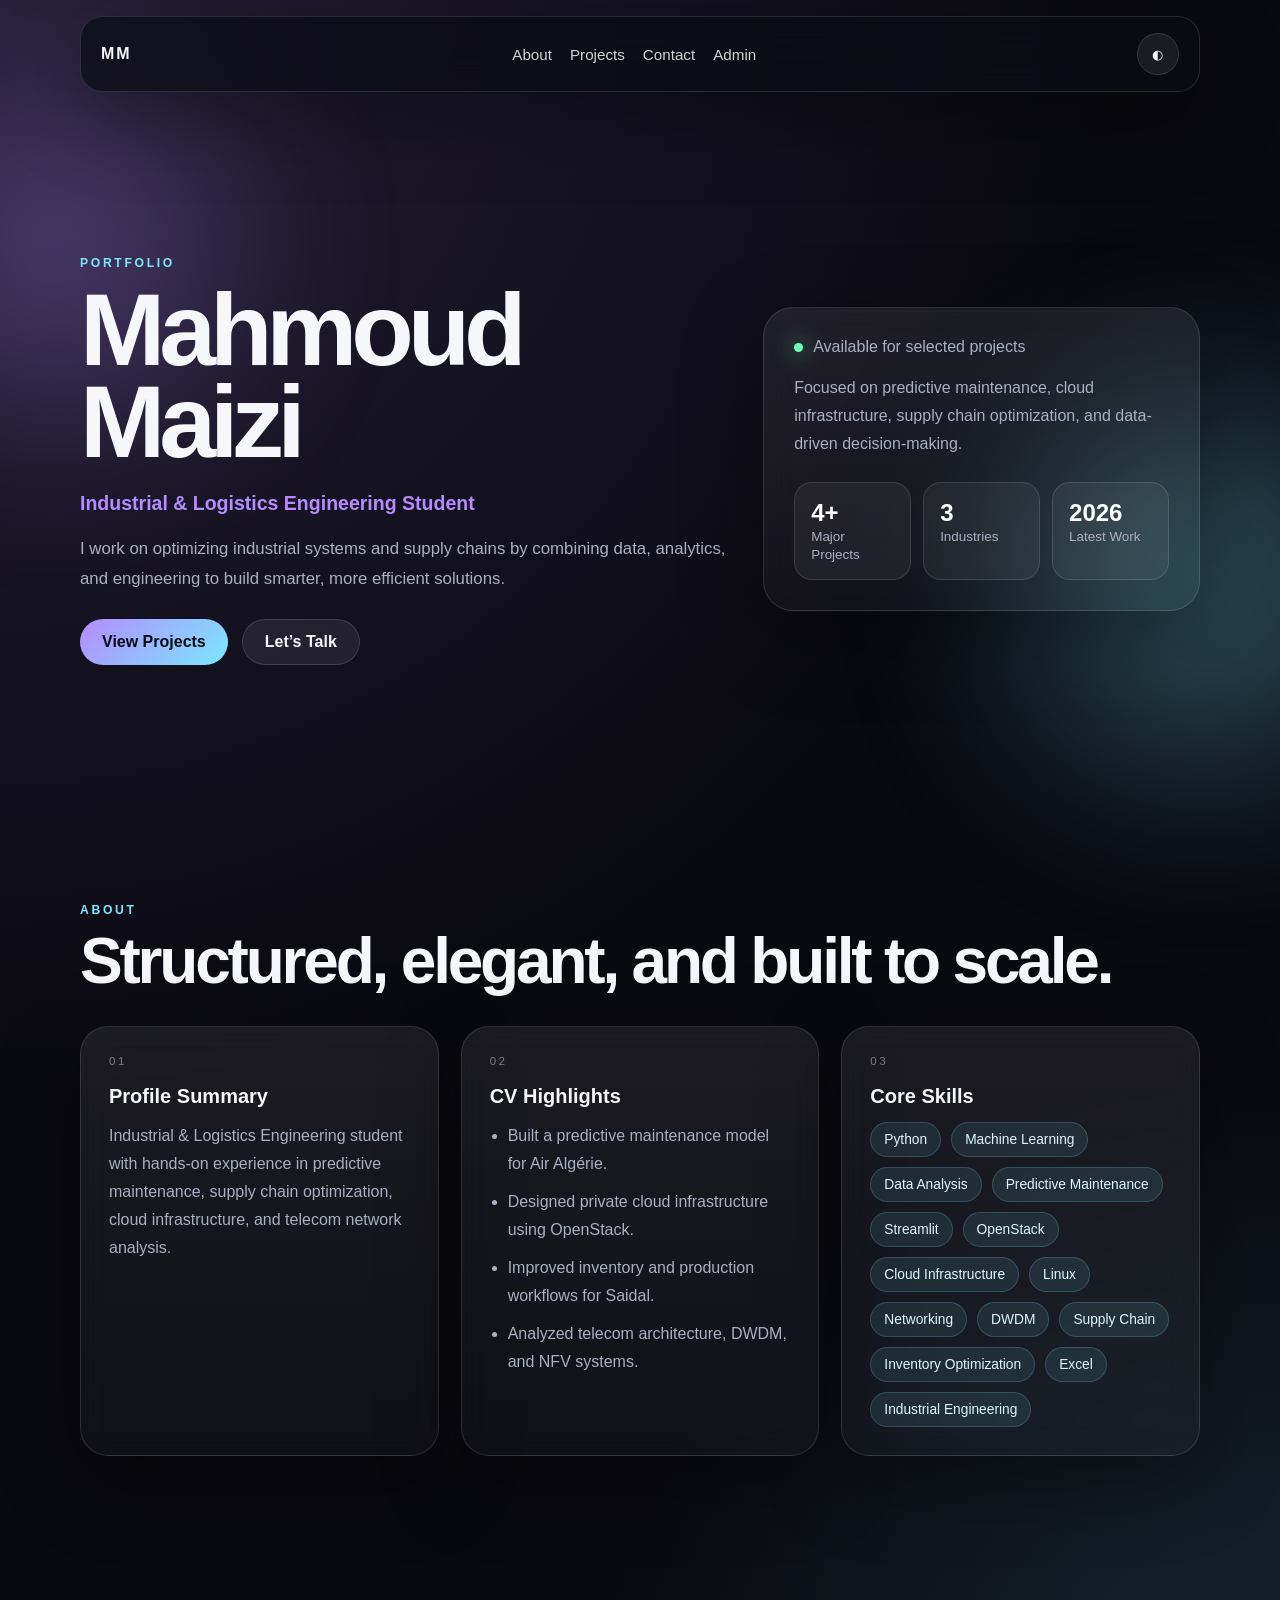
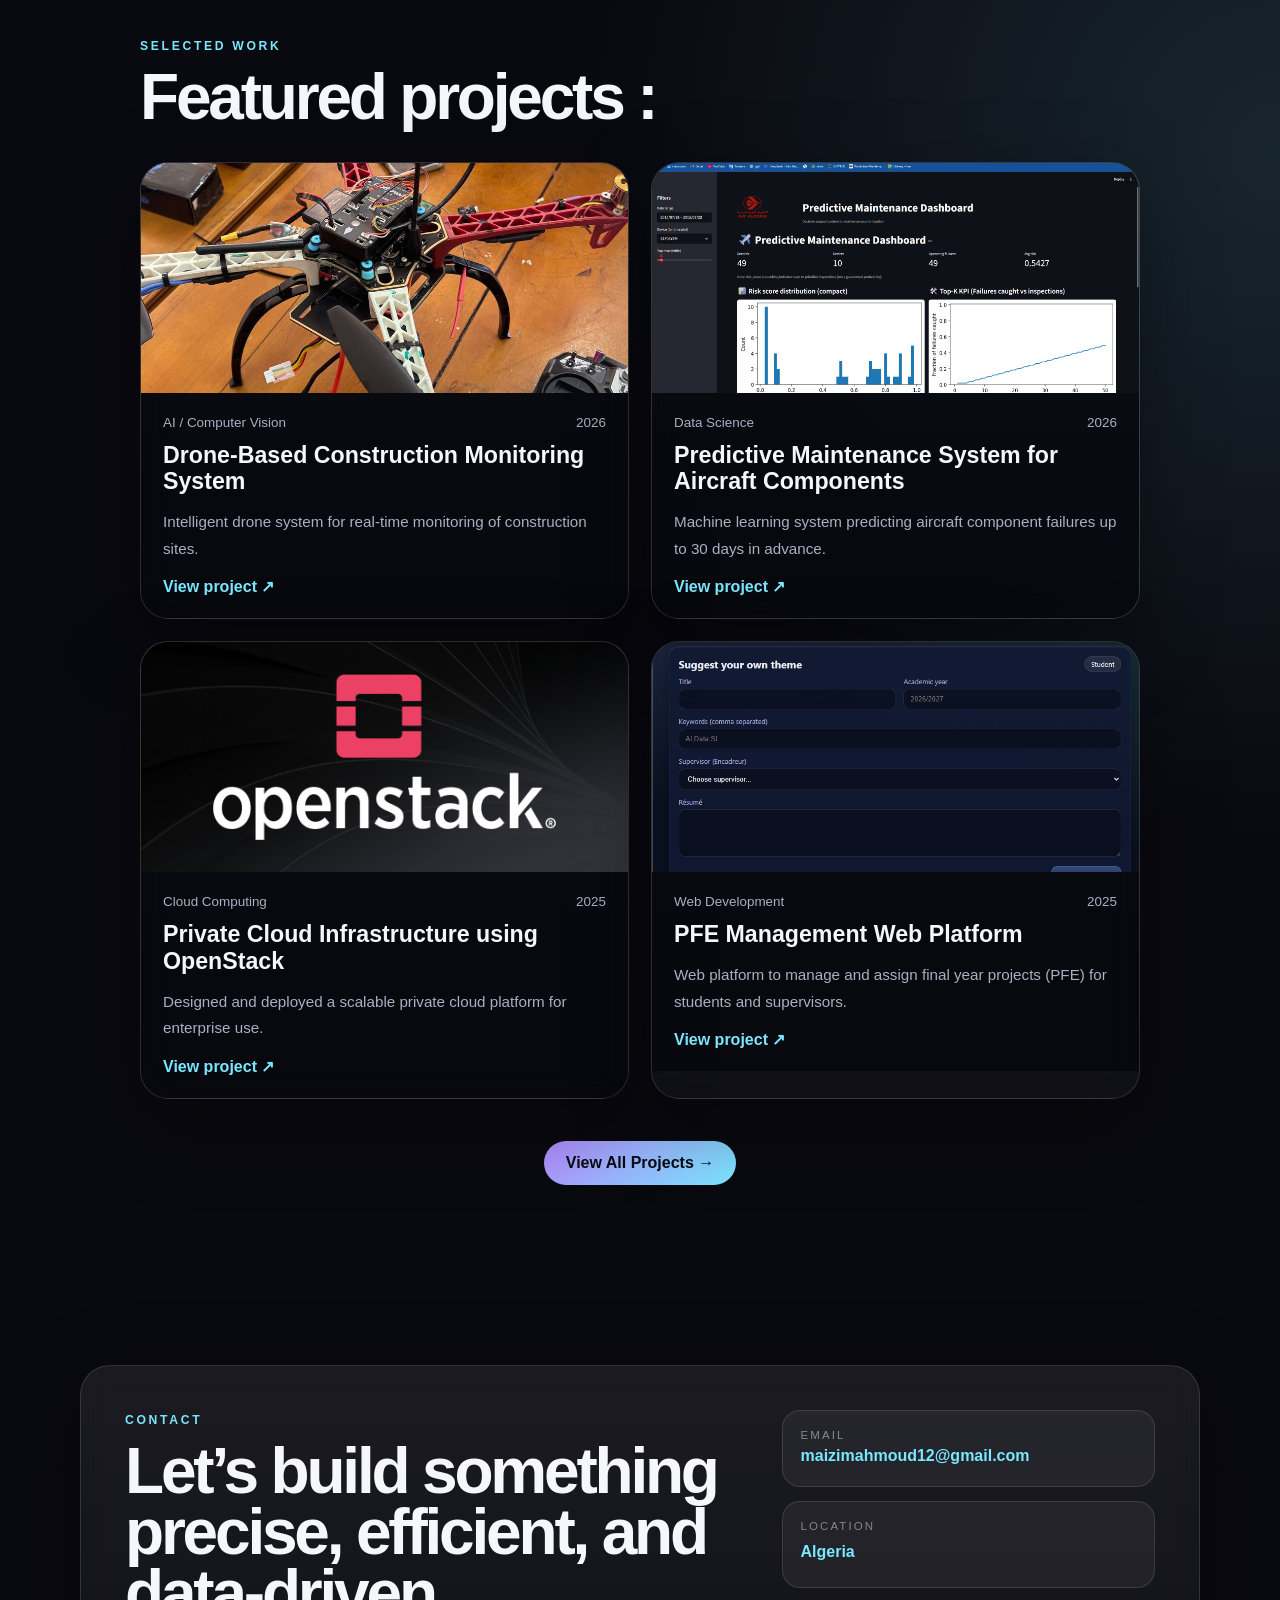
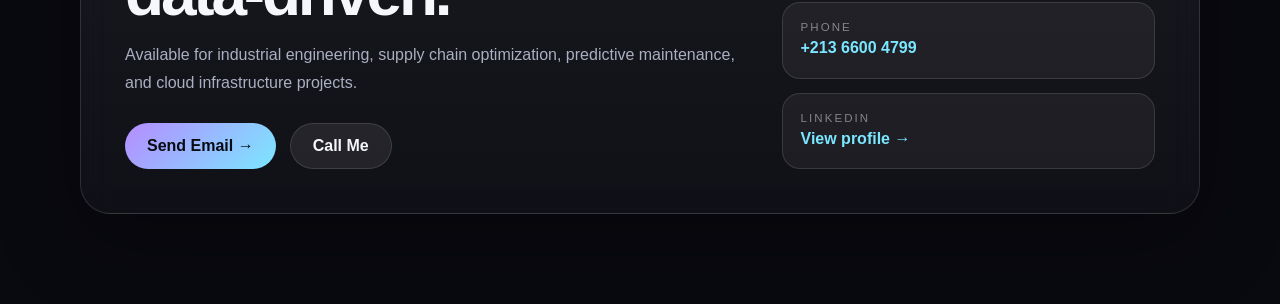
<file: index.html>
<!DOCTYPE html>
<html lang="en">
<head>
  <meta charset="UTF-8" />
  <meta name="viewport" content="width=device-width, initial-scale=1.0" />
  <title>Mahmoud Maizi | Portfolio</title>
  <link rel="stylesheet" href="index.css" />
</head>

<body>
  <div class="bg-orb orb-1"></div>
  <div class="bg-orb orb-2"></div>

  <header class="site-header">
    <nav class="navbar shell">
      <a href="index.html" class="brand">MM</a>

      <div class="nav-links">
        <a href="#about">About</a>
        <a href="projects.html">Projects</a>
        <a href="#contact">Contact</a>
        <a href="admin.html">Admin</a>
      </div>

      <button id="themeToggle" class="theme-toggle">◐</button>
    </nav>
  </header>

  <main>
    <section class="hero shell">
      <div class="hero-copy">
        <span class="eyebrow">Portfolio</span>
        <h1>Mahmoud Maizi</h1>
        <p class="hero-role">Industrial & Logistics Engineering Student</p>
        <p class="hero-text">
          I work on optimizing industrial systems and supply chains by combining data, analytics, and engineering to build smarter, more efficient solutions.
        </p>

        <div class="hero-actions">
          <a href="projects.html" class="btn btn-primary">View Projects</a>
          <a href="#contact" class="btn btn-secondary">Let’s Talk</a>
        </div>
      </div>

      <div class="hero-panel glass-card">
        <div class="panel-top">
          <span class="status-dot"></span>
          <span>Available for selected projects</span>
        </div>

        <p>
          Focused on predictive maintenance, cloud infrastructure, supply chain
          optimization, and data-driven decision-making.
        </p>

        <div class="stats">
          <div class="stat">
            <strong>4+</strong>
            <span>Major Projects</span>
          </div>
          <div class="stat">
            <strong>3</strong>
            <span>Industries</span>
          </div>
          <div class="stat">
            <strong>2026</strong>
            <span>Latest Work</span>
          </div>
        </div>
      </div>
    </section>

    <section class="about shell" id="about">
      <span class="eyebrow">About</span>
      <h2>Structured, elegant, and built to scale.</h2>

      <div class="about-grid">
        <article class="about-card">
          <span class="card-label">01</span>
          <h3>Profile Summary</h3>
          <p>
            Industrial & Logistics Engineering student with hands-on experience in
            predictive maintenance, supply chain optimization, cloud infrastructure,
            and telecom network analysis.
          </p>
        </article>

        <article class="about-card">
          <span class="card-label">02</span>
          <h3>CV Highlights</h3>
          <ul class="card-list">
            <li>Built a predictive maintenance model for Air Algérie.</li>
            <li>Designed private cloud infrastructure using OpenStack.</li>
            <li>Improved inventory and production workflows for Saidal.</li>
            <li>Analyzed telecom architecture, DWDM, and NFV systems.</li>
          </ul>
        </article>

        <article class="about-card">
          <span class="card-label">03</span>
          <h3>Core Skills</h3>
          <div class="skills">
         <span>Python</span>
    <span>Machine Learning</span>
    <span>Data Analysis</span>
    <span>Predictive Maintenance</span>
    <span>Streamlit</span>
    <span>OpenStack</span>
    <span>Cloud Infrastructure</span>
    <span>Linux</span>
    <span>Networking</span>
    <span>DWDM</span>
    <span>Supply Chain</span>
    <span>Inventory Optimization</span>
    <span>Excel</span>
    <span>Industrial Engineering</span>
          </div>
        </article>
      </div>
    </section>

    <section class="featured-section">
      <div class="shell">
        <span class="eyebrow">Selected Work</span>
        <h2>Featured projects :</h2>

        <div class="projects-grid" id="featured-projects"></div>

        <div class="projects-cta">
          <a href="projects.html" class="btn btn-primary">View All Projects →</a>
        </div>
      </div>
    </section>

    <section class="contact-section shell" id="contact">
      <div class="contact-card">
        <div>
          <span class="eyebrow">Contact</span>
          <h2>Let’s build something precise, efficient, and data-driven.</h2>
          <p>
            Available for industrial engineering, supply chain optimization,
            predictive maintenance, and cloud infrastructure projects.
          </p>

          <div class="hero-actions">
            <a href="mailto:maizimahmoud12@gmail.com" class="btn btn-primary">Send Email →</a>
            <a href="tel:+21366004799" class="btn btn-secondary">Call Me</a>
          </div>
        </div>

        <div class="contact-details">
          <div><span>Email</span><a href="mailto:maizimahmoud12@gmail.com">maizimahmoud12@gmail.com</a></div>
          <div><span>Location</span><p>Algeria</p></div>
          <div><span>Phone</span><a href="tel:+21366004799">+213 6600 4799</a></div>
          <div><span>LinkedIn</span><a href="https://www.linkedin.com/in/mahmoud-maizi-0abb05206/" target="_blank">View profile →</a></div>
        </div>
      </div>
    </section>
  </main>

  <script src="index.js"></script>
</body>
</html>
</file>
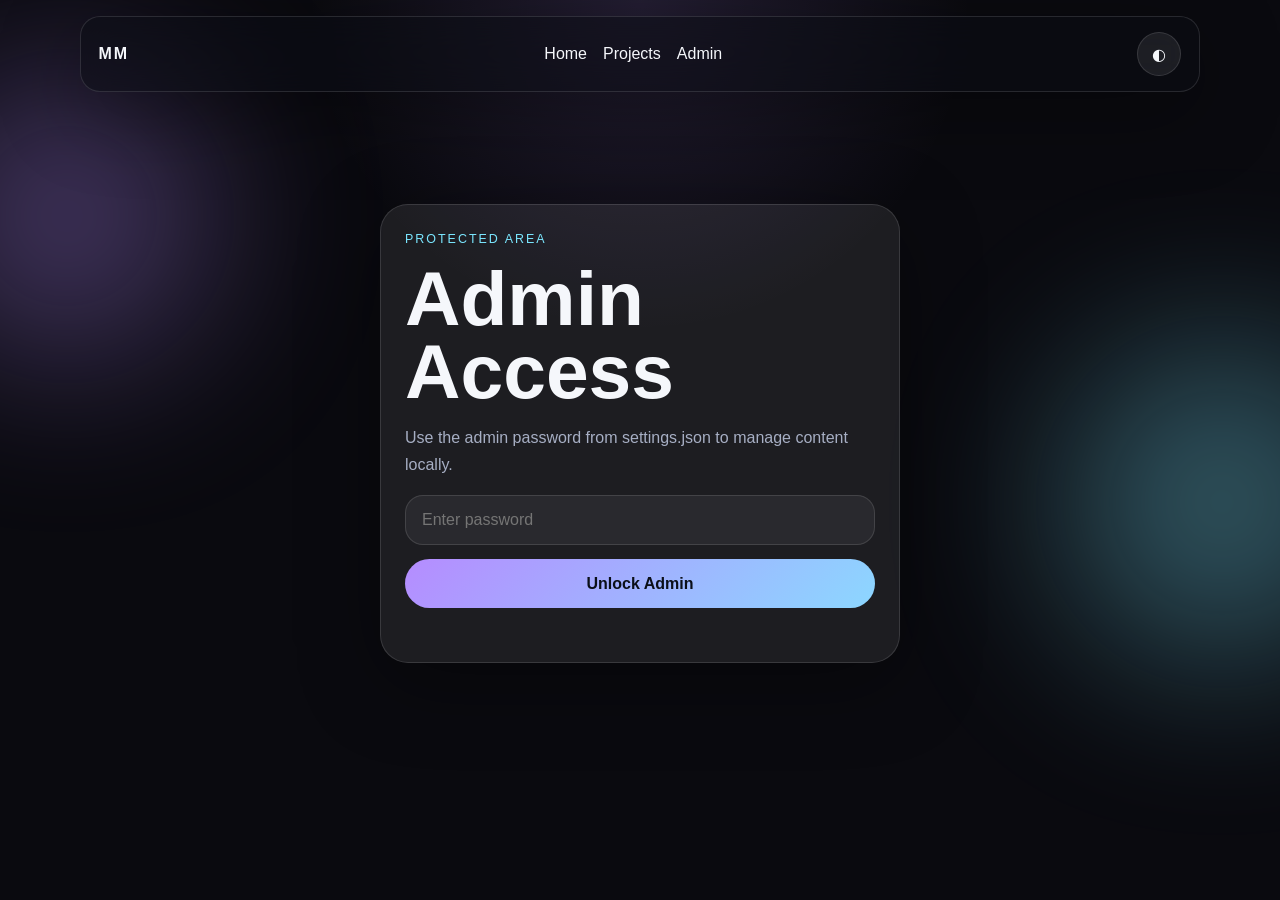
<file: admin.html>
<!DOCTYPE html>
<html lang="en">
<head>
  <meta charset="UTF-8" />
  <meta name="viewport" content="width=device-width, initial-scale=1.0" />
  <title>Admin • Mahmoud Portfolio</title>
  <link rel="stylesheet" href="admin.css" />
</head>
<body>
  <div class="bg-orb orb-1"></div>
  <div class="bg-orb orb-2"></div>

  <header class="site-header">
    <nav class="navbar shell">
      <a href="index.html" class="brand">MM</a>
      <div class="nav-links">
        <a href="index.html">Home</a>
        <a href="projects.html">Projects</a>
        <a href="admin.html" class="active pill-link">Admin</a>
      </div>
      <button id="themeToggle" class="theme-toggle" aria-label="Toggle theme">◐</button>
    </nav>
  </header>

  <main class="shell page-space">
    <section id="loginCard" class="login-card glass-card reveal">
      <span class="eyebrow">Protected Area</span>
      <h1>Admin Access</h1>
      <p>Use the admin password from settings.json to manage content locally.</p>
      <form id="loginForm" class="stack-form">
        <input id="adminPassword" type="password" placeholder="Enter password" required />
        <button class="btn btn-primary" type="submit">Unlock Admin</button>
        <p id="loginMessage" class="muted"></p>
      </form>
    </section>

    <section id="adminPanel" class="admin-panel hidden">
      <div class="admin-header reveal">
        <div>
          <span class="eyebrow">Content Manager</span>
          <h1>Edit profile and project data</h1>
        </div>
        <div class="admin-actions">
          <button id="exportBtn" class="btn btn-secondary">Export JSON</button>
          <label class="btn btn-secondary import-label">
            Import JSON
            <input id="importInput" type="file" accept="application/json" hidden />
          </label>
          <button id="resetBtn" class="btn btn-secondary">Reset Local Data</button>
        </div>
      </div>

      <div class="admin-grid">
        <section class="glass-card reveal">
          <h2>Profile Info</h2>
          <form id="profileForm" class="stack-form"></form>
        </section>

        <section class="glass-card reveal">
          <div class="section-heading compact-row">
            <h2>Projects</h2>
            <button id="addProjectBtn" class="btn btn-primary" type="button">Add Project</button>
          </div>
          <div id="projectList" class="admin-project-list"></div>
        </section>
      </div>
    </section>
  </main>

  <template id="projectEditorTemplate">
    <article class="project-editor">
      <div class="editor-top">
        <strong class="editor-title"></strong>
        <div class="editor-buttons">
          <button class="move-up btn btn-mini" type="button">↑</button>
          <button class="move-down btn btn-mini" type="button">↓</button>
          <button class="delete-project btn btn-mini danger" type="button">Delete</button>
        </div>
      </div>
      <div class="editor-grid"></div>
    </article>
  </template>

  <script src="admin.js"></script>
</body>
</html>
</file>
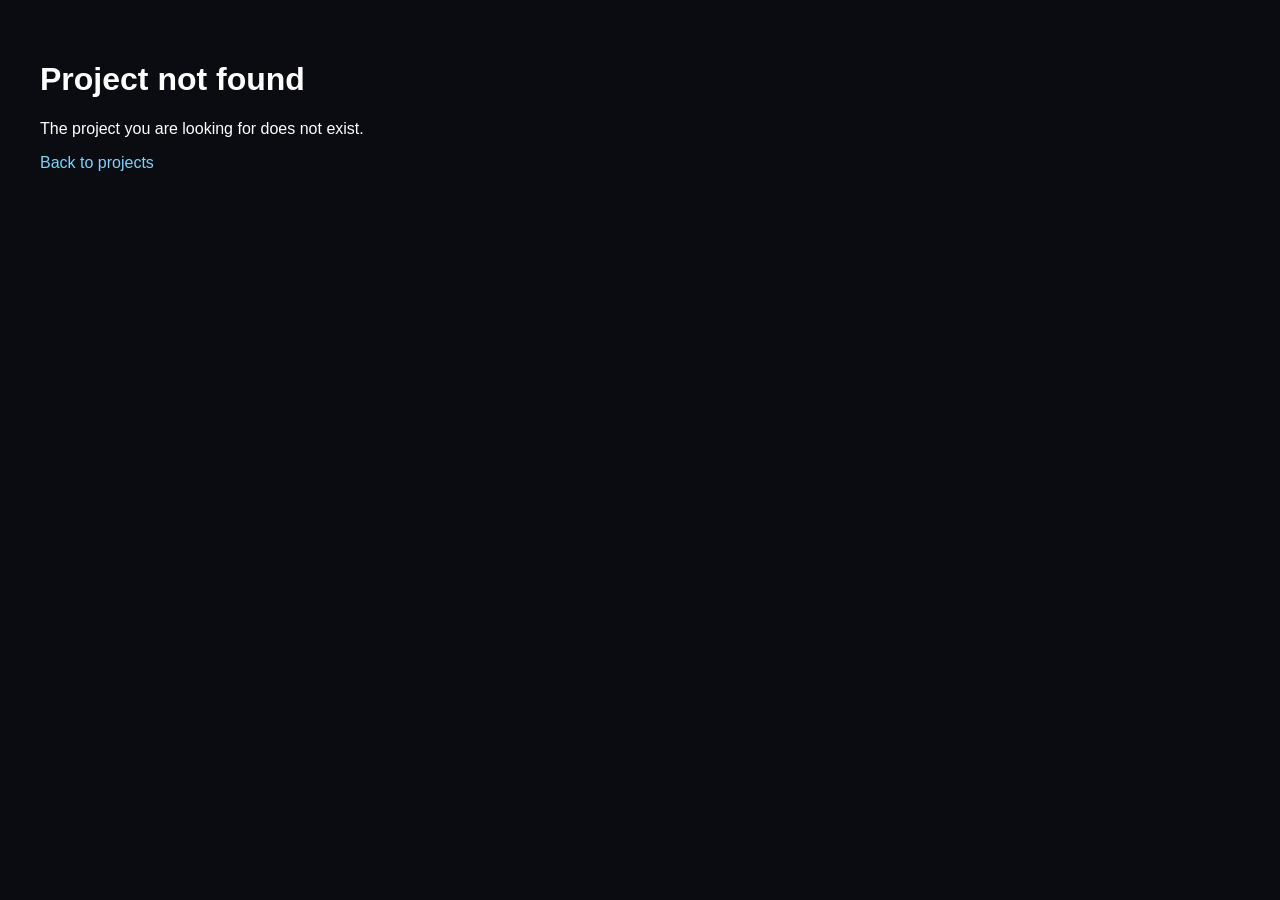
<file: project.html>
<!DOCTYPE html>
<html lang="en">
<head>
  <meta charset="UTF-8" />
  <meta name="viewport" content="width=device-width, initial-scale=1.0" />
  <title>Project Details</title>
  <link rel="stylesheet" href="project.css" />
</head>
<body>
  <header class="site-header">
    <div class="container nav">
      <a href="index.html" class="logo">MM</a>
      <nav class="menu">
        <a href="index.html">Home</a>
       <a href="index.html#contact">Contact</a>

        <a href="projects.html">Projects</a>
        <a href="admin.html">Admin</a>
      </nav>
    </div>
  </header>

  <main class="container">
    <section class="project-hero">
      <div class="project-meta-top">
        <span class="eyebrow" data-project-category>Category</span>
        <span class="year" data-project-year>2026</span>
      </div>

      <h1 class="project-title" data-project-title>Project Title</h1>
      <p class="project-short" data-project-short>Description</p>

      <div class="project-info-grid">
        <div class="info-card">
          <span class="info-label">Client</span>
          <p data-project-client>Client Name</p>
        </div>

        <div class="info-card">
          <span class="info-label">Repository</span>
          <a data-project-repo href="#" target="_blank" rel="noopener noreferrer">Repo ↗</a>
          <span class="muted" data-project-repo-empty>No repo provided</span>
        </div>

        <div class="info-card">
          <span class="info-label">Live Demo</span>
          <a data-project-live href="#" target="_blank" rel="noopener noreferrer">Live ↗</a>
          <span class="muted" data-project-live-empty>No live demo provided</span>
        </div>
      </div>
    </section>

    <section class="project-cover-section">
      <img data-project-cover class="project-cover" src="" alt="" />
    </section>

    <section class="project-content-grid">
      <div class="content-main">
        <div class="content-block">
          <span class="eyebrow">Overview</span>
          <p class="project-description" data-project-description></p>
        </div>

        <div class="content-block">
          <span class="eyebrow">Gallery</span>
          <div class="project-gallery" data-project-gallery></div>
        </div>

        <div class="content-block" data-project-video-wrapper style="display: none;">
          <span class="eyebrow">Video</span>
          <video data-project-video controls class="project-video"></video>
        </div>
      </div>

      <aside class="content-side">
        <div class="side-card">
          <span class="eyebrow">Stack</span>
          <div class="stack-list" data-project-stack></div>
        </div>
      </aside>
    </section>

    <section class="related-section">
      <span class="eyebrow">More Work</span>
      <h2>Related projects</h2>
      <div class="related-grid" data-related-projects></div>
    </section>
  </main>

  <script src="project.js"></script>
</body>
</html>
</file>
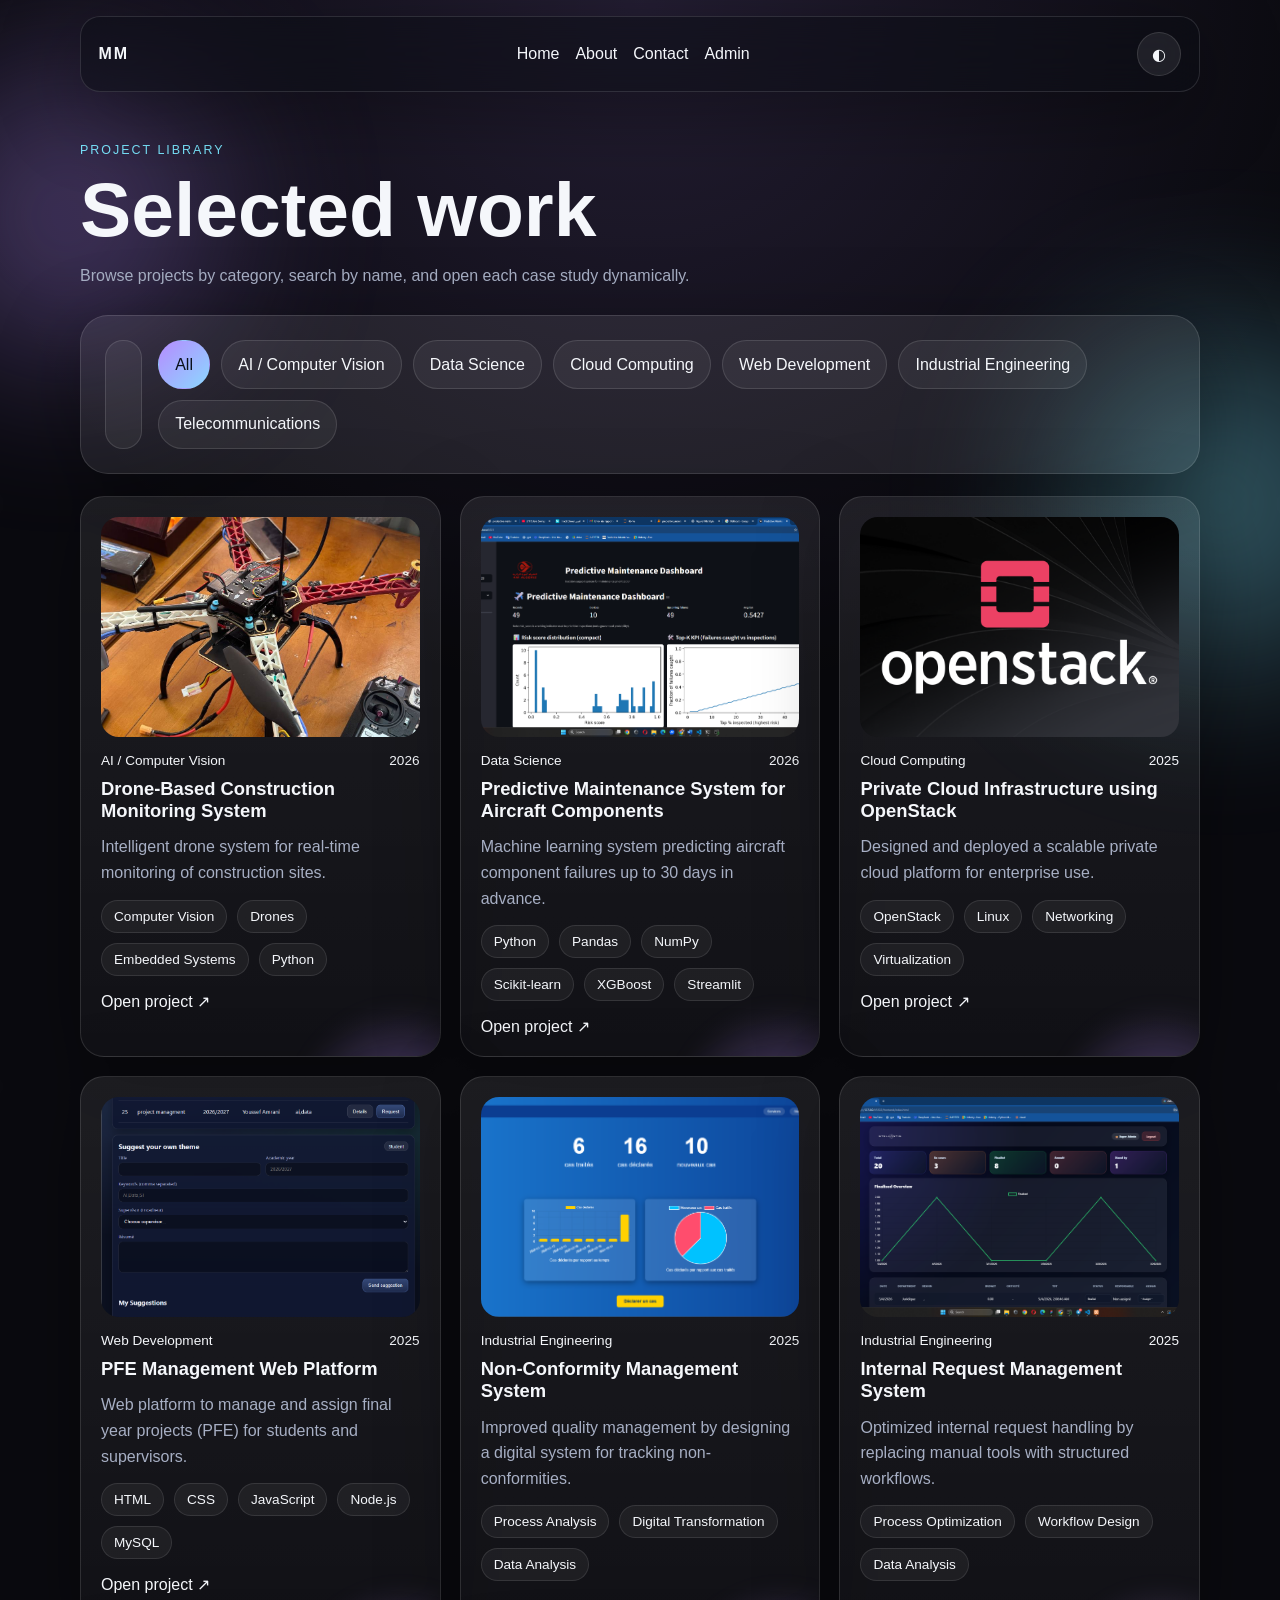
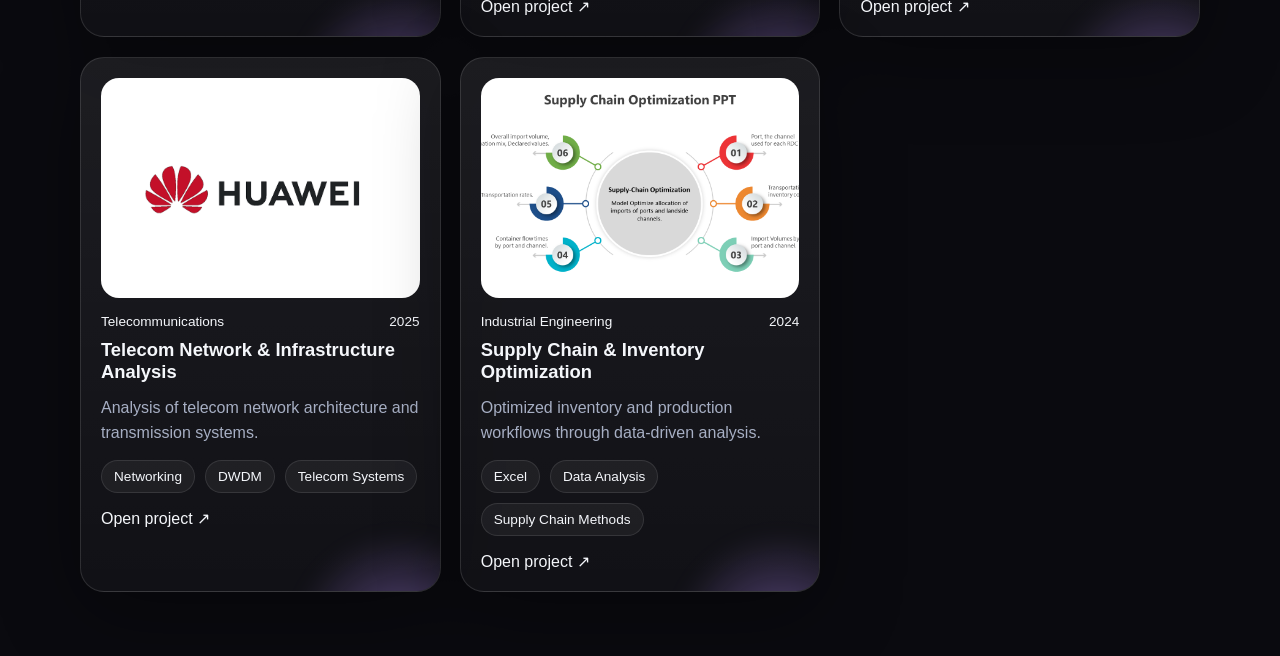
<file: projects.html>
<!DOCTYPE html>
<html lang="en">
<head>
  <meta charset="UTF-8" />
  <meta name="viewport" content="width=device-width, initial-scale=1.0" />
  <title>Projects • Mahmoud Portfolio</title>
  <link rel="stylesheet" href="projects.css" />
</head>
<body>
  <div class="bg-orb orb-1"></div>
  <div class="bg-orb orb-2"></div>

  <header class="site-header">
    <nav class="navbar shell">
      <a href="index.html" class="brand">MM</a>
      <div class="nav-links">
        <a href="index.html">Home</a>
        <a href="index.html#about">About</a>
        <a href="index.html#contact">Contact</a>
        <a href="admin.html" class="pill-link">Admin</a>
      </div>
      <button id="themeToggle" class="theme-toggle" aria-label="Toggle theme">◐</button>
    </nav>
  </header>

  <main class="shell page-space">
    <section class="page-hero reveal">
      <span class="eyebrow">Project Library</span>
      <h1>Selected work</h1>
      <p>Browse projects by category, search by name, and open each case study dynamically.</p>
    </section>

    <section class="toolbar glass-card reveal">
      <input id="searchInput" type="search" placeholder="Search projects..." />
      <div id="filterBar" class="filter-bar"></div>
    </section>

    <section>
      <div id="projectsGrid" class="project-grid"></div>
      <p id="emptyState" class="empty-state hidden">No projects match your search.</p>
    </section>
  </main>

  <script src="projects.js"></script>
</body>
</html>
</file>
<file: index.css>
:root {
  --bg: #090910;
  --panel: rgba(255,255,255,0.075);
  --panel-strong: rgba(255,255,255,0.11);
  --border: rgba(255,255,255,0.12);
  --text: #f6f7fb;
  --muted: #aab0c2;
  --accent: #b58cff;
  --accent-2: #7be7ff;
  --shadow: 0 24px 80px rgba(0,0,0,.35);
}

* {
  box-sizing: border-box;
}

html {
  scroll-behavior: smooth;
}

body {
  margin: 0;
  font-family: Inter, Segoe UI, Arial, sans-serif;
  background:
    radial-gradient(circle at top left, rgba(181,140,255,.16), transparent 30%),
    radial-gradient(circle at right, rgba(123,231,255,.13), transparent 32%),
    var(--bg);
  color: var(--text);
}

a {
  color: inherit;
  text-decoration: none;
}

.shell {
  width: min(1120px, calc(100% - 32px));
  margin: 0 auto;
}

.bg-orb {
  position: fixed;
  border-radius: 50%;
  filter: blur(100px);
  opacity: .3;
  z-index: -1;
}

.orb-1 {
  width: 320px;
  height: 320px;
  background: var(--accent);
  top: 10%;
  left: -8%;
}

.orb-2 {
  width: 360px;
  height: 360px;
  background: var(--accent-2);
  right: -8%;
  top: 45%;
}

.site-header {
  position: sticky;
  top: 0;
  z-index: 50;
  padding: 16px 0;
}

.navbar {
  display: flex;
  justify-content: space-between;
  align-items: center;
  gap: 18px;
  padding: 16px 20px;
  border-radius: 22px;
  background: rgba(10,12,20,.72);
  border: 1px solid var(--border);
  backdrop-filter: blur(18px);
  box-shadow: var(--shadow);
}

.brand {
  font-weight: 900;
  letter-spacing: .12em;
}

.nav-links {
  display: flex;
  align-items: center;
  gap: 18px;
  flex-wrap: wrap;
}

.nav-links a {
  color: rgba(255,255,255,.82);
  font-size: .95rem;
}

.nav-links a:hover {
  color: var(--accent-2);
}

.theme-toggle {
  width: 42px;
  height: 42px;
  border-radius: 50%;
  border: 1px solid var(--border);
  background: var(--panel);
  color: var(--text);
  cursor: pointer;
}

.eyebrow {
  display: inline-block;
  margin-bottom: 14px;
  color: var(--accent-2);
  text-transform: uppercase;
  letter-spacing: .22em;
  font-size: .76rem;
  font-weight: 700;
}

.hero {
  min-height: 78vh;
  display: grid;
  grid-template-columns: 1.2fr .8fr;
  gap: 28px;
  align-items: center;
  padding: 80px 0;
}

h1, h2, h3, p {
  margin-top: 0;
}

h1 {
  margin-bottom: 18px;
  font-size: clamp(3.2rem, 8vw, 6.4rem);
  line-height: .9;
  letter-spacing: -.06em;
}

h2 {
  margin-bottom: 34px;
  font-size: clamp(2.4rem, 5vw, 4.4rem);
  line-height: .95;
  letter-spacing: -.05em;
}

h3 {
  margin-bottom: 14px;
  font-size: 1.25rem;
}

.hero-role {
  margin-bottom: 14px;
  color: var(--accent);
  font-size: 1.22rem;
  font-weight: 600;
}

.hero-text,
p,
li {
  color: var(--muted);
  line-height: 1.75;
}

.hero-text {
  max-width: 760px;
  font-size: 1.05rem;
}

.hero-actions {
  display: flex;
  gap: 14px;
  flex-wrap: wrap;
  margin-top: 26px;
}

.btn {
  display: inline-flex;
  align-items: center;
  justify-content: center;
  width: auto;
  height: auto;
  padding: 13px 22px;
  border-radius: 999px;
  border: 1px solid var(--border);
  font-weight: 700;
  cursor: pointer;
  white-space: nowrap;
}

.btn-primary {
  background: linear-gradient(135deg, var(--accent), var(--accent-2));
  color: #080b12;
  border: none;
}

.btn-secondary {
  background: var(--panel);
  color: var(--text);
}

.glass-card,
.about-card,
.project-card,
.contact-card {
  background: linear-gradient(180deg, rgba(255,255,255,.075), rgba(255,255,255,.03));
  border: 1px solid var(--border);
  box-shadow: var(--shadow);
  backdrop-filter: blur(16px);
}

.glass-card {
  padding: 30px;
  border-radius: 30px;
}

.panel-top {
  display: flex;
  align-items: center;
  gap: 10px;
  margin-bottom: 18px;
  color: var(--muted);
}

.status-dot {
  width: 9px;
  height: 9px;
  border-radius: 50%;
  background: #6dffb0;
  box-shadow: 0 0 22px #6dffb0;
}

.stats {
  display: grid;
  grid-template-columns: repeat(3, 1fr);
  gap: 12px;
  margin-top: 24px;
}

.stat {
  padding: 16px;
  border-radius: 18px;
  background: rgba(255,255,255,.055);
  border: 1px solid var(--border);
}

.stat strong {
  display: block;
  font-size: 1.5rem;
  color: #fff;
}

.stat span {
  color: var(--muted);
  font-size: .84rem;
}

.about {
  padding: 90px 0;
}

.about-grid {
  display: grid;
  grid-template-columns: repeat(3, 1fr);
  gap: 22px;
}

.about-card {
  position: relative;
  min-height: 300px;
  padding: 28px;
  border-radius: 28px;
  overflow: hidden;
  transition: .3s ease;
}

.about-card::before {
  content: "";
  position: absolute;
  width: 230px;
  height: 230px;
  right: -90px;
  top: -90px;
  background: radial-gradient(circle, rgba(123,231,255,.2), transparent 65%);
  opacity: 0;
  transition: .3s ease;
}

.about-card:hover {
  transform: translateY(-6px);
  border-color: rgba(123,231,255,.35);
}

.about-card:hover::before {
  opacity: 1;
}

.card-label {
  display: block;
  margin-bottom: 18px;
  color: rgba(255,255,255,.42);
  font-size: .72rem;
  letter-spacing: .22em;
}

.card-list {
  margin: 0;
  padding-left: 18px;
}

.card-list li {
  margin-bottom: 10px;
}

.skills {
  display: flex;
  flex-wrap: wrap;
  gap: 10px;
}

.skills span {
  padding: 9px 13px;
  border-radius: 999px;
  background: rgba(123,231,255,.1);
  border: 1px solid rgba(123,231,255,.2);
  color: #dff8ff;
  font-size: .86rem;
}

.featured-section {
  padding: 90px 0;
}

.featured-section .shell {
  max-width: 1000px;
}

.projects-grid {
  display: grid;
  grid-template-columns: repeat(2, minmax(0, 1fr));
  gap: 22px;
  margin-top: 28px;
}

.project-card {
  overflow: hidden;
  border-radius: 28px;
  transition: .3s ease;
}

.project-card:hover {
  transform: translateY(-6px);
  border-color: rgba(123,231,255,.35);
}

.card-link {
  display: block;
}

.card-image {
  height: 230px;
  overflow: hidden;
  background: #11131c;
}

.card-image img {
  width: 100%;
  height: 100%;
  object-fit: cover;
}

.card-content {
  padding: 22px;
  background: rgba(6,8,14,.88);
}

.card-meta {
  display: flex;
  justify-content: space-between;
  margin-bottom: 12px;
  color: var(--muted);
  font-size: .84rem;
}

.card-content h3 {
  font-size: 1.45rem;
  line-height: 1.15;
}

.card-content p {
  font-size: .95rem;
}

.card-link-text {
  color: var(--accent-2);
  font-weight: 700;
}

.projects-cta {
  display: flex;
  justify-content: center;
  margin-top: 42px;
}

.contact-section {
  padding: 90px 0;
}

.contact-card {
  display: grid;
  grid-template-columns: 1.25fr .75fr;
  gap: 34px;
  padding: 44px;
  border-radius: 30px;
}

.contact-card h2 {
  margin-bottom: 18px;
}

.contact-details {
  display: grid;
  gap: 14px;
}

.contact-details div {
  padding: 18px;
  border-radius: 18px;
  background: rgba(255,255,255,.05);
  border: 1px solid var(--border);
}

.contact-details span {
  display: block;
  margin-bottom: 6px;
  color: rgba(255,255,255,.46);
  font-size: .72rem;
  letter-spacing: .18em;
  text-transform: uppercase;
}

.contact-details a,
.contact-details p {
  margin: 0;
  color: var(--accent-2);
  font-weight: 700;
  word-break: break-word;
}

@media (max-width: 950px) {
  .hero,
  .about-grid,
  .projects-grid,
  .contact-card {
    grid-template-columns: 1fr;
  }

  .hero {
    min-height: auto;
    padding: 60px 0;
  }

  .about-card {
    min-height: auto;
  }
}

@media (max-width: 700px) {
  .nav-links {
    display: none;
  }

  .stats {
    grid-template-columns: 1fr;
  }

  .card-image {
    height: 190px;
  }

  h1 {
    font-size: 3.2rem;
  }

  h2 {
    font-size: 2.4rem;
  }
}
</file>
<file: admin.css>
:root {
  --bg: #0a0a0f;
  --bg-soft: rgba(255,255,255,0.06);
  --panel: rgba(255,255,255,0.08);
  --panel-border: rgba(255,255,255,0.12);
  --text: #f5f7fb;
  --muted: #a7afc4;
  --accent: #b58cff;
  --accent-2: #7be7ff;
  --shadow: 0 20px 80px rgba(0,0,0,.35);
}
body.light {
  --bg: #f4f5f8;
  --bg-soft: rgba(255,255,255,0.9);
  --panel: rgba(255,255,255,0.88);
  --panel-border: rgba(15,20,35,0.08);
  --text: #0d1422;
  --muted: #586075;
  --shadow: 0 16px 50px rgba(19,25,40,.08);
}
* { box-sizing: border-box; }
html { scroll-behavior: smooth; }
body {
  margin: 0;
  font-family: Inter, Segoe UI, Arial, sans-serif;
  background: radial-gradient(circle at top, rgba(181,140,255,.15), transparent 30%), var(--bg);
  color: var(--text);
  min-height: 100vh;
}
a { color: inherit; text-decoration: none; }
button, input { font: inherit; }
.shell { width: min(1120px, calc(100% - 2rem)); margin: 0 auto; }
.site-header { position: sticky; top: 0; z-index: 20; padding-top: 1rem; }
.navbar {
  display: flex; align-items: center; justify-content: space-between; gap: 1rem;
  padding: .95rem 1.1rem; backdrop-filter: blur(18px);
  background: rgba(12,14,20,.55); border: 1px solid var(--panel-border);
  border-radius: 20px; box-shadow: var(--shadow);
}
body.light .navbar { background: rgba(255,255,255,.72); }
.brand { font-weight: 800; letter-spacing: .12em; }
.nav-links { display: flex; gap: 1rem; align-items: center; flex-wrap: wrap; }
.pill-link, .theme-toggle, .btn, .tag { border-radius: 999px; }
.theme-toggle, .btn {
  border: 1px solid var(--panel-border); background: var(--panel); color: var(--text);
  cursor: pointer;
}
.theme-toggle { width: 44px; height: 44px; }
.hero { padding: 6rem 0 4rem; display: grid; grid-template-columns: 1.2fr .8fr; gap: 1.5rem; align-items: center; }
.eyebrow { display: inline-block; text-transform: uppercase; letter-spacing: .16em; font-size: .78rem; color: var(--accent-2); margin-bottom: 1rem; }
h1, h2, h3, p { margin-top: 0; }
h1 { font-size: clamp(2.8rem, 6vw, 5.2rem); line-height: .95; margin-bottom: 1rem; }
h2 { font-size: clamp(2rem, 4vw, 3rem); line-height: 1.02; }
.hero-role { font-size: 1.2rem; color: var(--accent); margin-bottom: .8rem; }
.hero-text, p, li { color: var(--muted); line-height: 1.7; }
.hero-actions, .contact-items, .heading-row { display: flex; gap: 1rem; align-items: center; flex-wrap: wrap; }
.btn { padding: .95rem 1.2rem; transition: .25s ease; }
.btn:hover, .theme-toggle:hover, .project-card:hover { transform: translateY(-2px); }
.btn-primary { background: linear-gradient(135deg, var(--accent), #8cd7ff); color: #0b0f19; border: none; font-weight: 700; }
.btn-secondary { background: var(--panel); }
.glass-card {
  background: var(--panel); border: 1px solid var(--panel-border); border-radius: 28px;
  box-shadow: var(--shadow); padding: 1.5rem;
}
.panel-top { display: flex; align-items: center; gap: .55rem; color: var(--muted); margin-bottom: 1rem; }
.status-dot { width: .7rem; height: .7rem; background: #6dffb0; border-radius: 50%; box-shadow: 0 0 20px #6dffb0; }
.stats { display: grid; grid-template-columns: repeat(3, 1fr); gap: .9rem; margin-top: 1.5rem; }
.stat { background: var(--bg-soft); border: 1px solid var(--panel-border); border-radius: 20px; padding: 1rem; }
.stat strong { display: block; font-size: 1.35rem; margin-bottom: .3rem; }
.about, .featured, .contact { padding: 2rem 0 4rem; }
.about-grid, .project-grid { display: grid; grid-template-columns: repeat(3, 1fr); gap: 1.2rem; }
.feature-list { padding-left: 1rem; margin-bottom: 0; }
.tag-wrap { display: flex; flex-wrap: wrap; gap: .7rem; }
.tag { padding: .65rem .95rem; background: var(--bg-soft); border: 1px solid var(--panel-border); }
.project-card {
  position: relative; overflow: hidden; padding: 1.25rem; border-radius: 28px; min-height: 320px;
  background: linear-gradient(180deg, rgba(255,255,255,.08), rgba(255,255,255,.03));
  border: 1px solid var(--panel-border); box-shadow: var(--shadow); transition: .3s ease;
}
.project-card::before {
  content: ""; position: absolute; inset: auto -20% -30% auto; width: 220px; height: 220px;
  background: radial-gradient(circle, rgba(181,140,255,.45), transparent 70%); filter: blur(10px);
}
.project-meta { display: flex; justify-content: space-between; gap: 1rem; color: var(--muted); font-size: .95rem; }
.project-card h3 { font-size: 1.5rem; margin: 1rem 0 .7rem; }
.project-card .text-link { color: var(--accent-2); font-weight: 600; }
.section-heading { margin-bottom: 1.5rem; }
.contact-card { text-align: center; padding: 2rem; }
.contact-link { color: var(--accent-2); }
.bg-orb { position: fixed; border-radius: 50%; filter: blur(90px); pointer-events: none; opacity: .35; z-index: -1; }
.orb-1 { width: 18rem; height: 18rem; background: var(--accent); top: 8%; left: -6%; }
.orb-2 { width: 20rem; height: 20rem; background: var(--accent-2); right: -8%; top: 38%; }
.reveal { opacity: 0; transform: translateY(22px); transition: .65s ease; }
.reveal.visible { opacity: 1; transform: translateY(0); }
@media (max-width: 920px) {
  .hero, .about-grid, .project-grid { grid-template-columns: 1fr; }
}
@media (max-width: 680px) {
  .nav-links { display: none; }
  .stats { grid-template-columns: 1fr; }
  .navbar { padding: .85rem .95rem; }
}
.page-space { padding: 3rem 0 4rem; }
.login-card { max-width: 520px; margin: 4rem auto 0; }
.stack-form { display: grid; gap: .9rem; }
.stack-form input, .stack-form textarea, .stack-form select {
  width: 100%; padding: .95rem 1rem; border-radius: 18px; border: 1px solid var(--panel-border);
  background: var(--bg-soft); color: var(--text);
}
.stack-form textarea { min-height: 120px; resize: vertical; }
.admin-panel { display: grid; gap: 1.3rem; }
.admin-header, .compact-row, .editor-top { display: flex; justify-content: space-between; align-items: center; gap: 1rem; flex-wrap: wrap; }
.admin-actions { display: flex; gap: .75rem; flex-wrap: wrap; }
.admin-grid { display: grid; grid-template-columns: .95fr 1.05fr; gap: 1.2rem; }
.admin-project-list { display: grid; gap: 1rem; }
.project-editor { border: 1px solid var(--panel-border); background: var(--bg-soft); border-radius: 22px; padding: 1rem; }
.editor-grid { display: grid; grid-template-columns: repeat(2, 1fr); gap: .8rem; margin-top: 1rem; }
.btn-mini { padding: .65rem .8rem; }
.danger { background: rgba(255,81,81,.12); color: #ff9b9b; }
.muted { color: var(--muted); }
.hidden { display: none; }
.save-row { margin-top: 1rem; display: flex; gap: .75rem; flex-wrap: wrap; }
@media (max-width: 920px) { .admin-grid, .editor-grid { grid-template-columns: 1fr; } }
</file>
<file: project.css>
* {
  box-sizing: border-box;
}

body {
  margin: 0;
  font-family: Arial, sans-serif;
  background:
    radial-gradient(circle at top left, rgba(118, 75, 162, 0.18), transparent 30%),
    radial-gradient(circle at bottom right, rgba(0, 200, 255, 0.14), transparent 30%),
    #070b14;
  color: #f4f7fb;
}

a {
  color: #7dd3fc;
  text-decoration: none;
}

a:hover {
  opacity: 0.9;
}

.container {
  width: min(1120px, calc(100% - 32px));
  margin: 0 auto;
}

.site-header {
  position: sticky;
  top: 0;
  z-index: 10;
  backdrop-filter: blur(16px);
  background: rgba(10, 14, 24, 0.7);
  border-bottom: 1px solid rgba(255, 255, 255, 0.08);
}

.nav {
  display: flex;
  justify-content: space-between;
  align-items: center;
  padding: 18px 0;
}

.logo {
  font-size: 1.3rem;
  font-weight: 700;
  color: white;
}

.menu {
  display: flex;
  gap: 24px;
}

.menu a {
  color: rgba(255, 255, 255, 0.82);
}

.project-hero {
  padding: 56px 0 28px;
}

.project-meta-top {
  display: flex;
  justify-content: space-between;
  align-items: center;
  gap: 12px;
}

.eyebrow {
  display: inline-block;
  margin-bottom: 12px;
  font-size: 0.8rem;
  letter-spacing: 0.18em;
  text-transform: uppercase;
  color: #7dd3fc;
}

.year {
  color: rgba(255, 255, 255, 0.68);
  font-size: 0.95rem;
}

.project-title {
  margin: 0 0 14px;
  font-size: clamp(2rem, 5vw, 4rem);
  line-height: 1.02;
}

.project-short {
  max-width: 780px;
  font-size: 1.08rem;
  line-height: 1.7;
  color: rgba(255, 255, 255, 0.8);
}

.project-info-grid {
  display: grid;
  grid-template-columns: repeat(3, 1fr);
  gap: 18px;
  margin-top: 28px;
}

.info-card,
.side-card,
.related-card {
  border: 1px solid rgba(255, 255, 255, 0.08);
  background: linear-gradient(180deg, rgba(255,255,255,0.06), rgba(255,255,255,0.03));
  border-radius: 24px;
  box-shadow: 0 10px 40px rgba(0, 0, 0, 0.22);
}

.info-card {
  padding: 20px;
}

.info-label {
  display: block;
  margin-bottom: 10px;
  color: rgba(255, 255, 255, 0.58);
  font-size: 0.85rem;
  text-transform: uppercase;
  letter-spacing: 0.08em;
}

.muted {
  color: rgba(255, 255, 255, 0.5);
}

.project-cover-section {
  margin: 22px 0 38px;
}

.project-cover {
  width: 100%;
  display: block;
  border-radius: 28px;
  min-height: 320px;
  object-fit: cover;
  background: linear-gradient(135deg, rgba(118,75,162,0.4), rgba(0,200,255,0.18));
  border: 1px solid rgba(255, 255, 255, 0.08);
}

.project-content-grid {
  display: grid;
  grid-template-columns: 1.6fr 0.8fr;
  gap: 24px;
  align-items: start;
}

.content-block {
  margin-bottom: 28px;
}

.project-description {
  font-size: 1.05rem;
  line-height: 1.9;
  color: rgba(255, 255, 255, 0.82);
  margin: 0;
}

/* ===== Project gallery upgrade ===== */

.project-gallery,
[data-project-gallery] {
  display: grid;
  grid-template-columns: repeat(2, minmax(0, 1fr));
  gap: 22px;
  margin-top: 18px;
  max-width: 1100px;
}

.gallery-item {
  position: relative;
  overflow: hidden;
  border-radius: 26px;
  background: linear-gradient(135deg, rgba(181,140,255,.16), rgba(123,231,255,.1));
  border: 1px solid rgba(255,255,255,.12);
  box-shadow: 0 24px 70px rgba(0,0,0,.32);
}

.gallery-item:first-child {
  grid-column: span 2;
}

.gallery-image,
.project-gallery img,
[data-project-gallery] img {
  width: 100%;
  height: 100%;
  max-height: 520px;
  object-fit: cover;
  display: block;
  transition: transform .5s ease, filter .5s ease;
}

.gallery-item:hover img {
  transform: scale(1.035);
  filter: brightness(1.08);
}

.gallery-item::after {
  display: none;
}

@media (max-width: 850px) {
  .project-gallery,
  [data-project-gallery] {
    grid-template-columns: 1fr;
  }

  .gallery-item:first-child {
    grid-column: span 1;
  }

  .gallery-image,
  .project-gallery img,
  [data-project-gallery] img {
    max-height: 360px;
  }
}

.gallery-item {
  border-radius: 24px;
  overflow: hidden;
  border: 1px solid rgba(255, 255, 255, 0.08);
  background: rgba(255, 255, 255, 0.03);
}

.gallery-image {
  width: 100%;
  display: block;
  object-fit: cover;
}

.project-video {
  width: 100%;
  display: block;
  border-radius: 24px;
  border: 1px solid rgba(255, 255, 255, 0.08);
}

.side-card {
  padding: 20px;
  position: sticky;
  top: 90px;
}

.stack-list {
  display: flex;
  flex-wrap: wrap;
  gap: 10px;
}

.stack-tag {
  padding: 10px 14px;
  border-radius: 999px;
  background: rgba(125, 211, 252, 0.12);
  border: 1px solid rgba(125, 211, 252, 0.18);
  color: #d8f4ff;
  font-size: 0.92rem;
}

.related-section {
  padding: 26px 0 60px;
}

.related-section h2 {
  margin-top: 0;
  margin-bottom: 18px;
  font-size: 2rem;
}

.related-grid {
  display: grid;
  gap: 18px;
}

.related-card {
  overflow: hidden;
}

.related-thumb {
  width: 100%;
  height: 220px;
  object-fit: cover;
  display: block;
  background: linear-gradient(135deg, rgba(118,75,162,0.4), rgba(0,200,255,0.18));
}

.related-content {
  padding: 20px;
}

.related-meta {
  display: flex;
  justify-content: space-between;
  gap: 12px;
  font-size: 0.9rem;
  color: rgba(255, 255, 255, 0.6);
  margin-bottom: 10px;
}

.related-content h3 {
  margin: 0 0 10px;
  font-size: 1.7rem;
}

.related-content p {
  margin: 0 0 16px;
  color: rgba(255, 255, 255, 0.78);
  line-height: 1.7;
}

@media (max-width: 900px) {
  .project-info-grid,
  .project-content-grid {
    grid-template-columns: 1fr;
  }

  .side-card {
    position: static;
  }

  .menu {
    gap: 14px;
  }

  .project-title {
    font-size: 2.2rem;
  }

  .related-content h3 {
    font-size: 1.3rem;
  }
}
</file>
<file: projects.css>
:root {
  --bg: #0a0a0f;
  --bg-soft: rgba(255,255,255,0.06);
  --panel: rgba(255,255,255,0.08);
  --panel-border: rgba(255,255,255,0.12);
  --text: #f5f7fb;
  --muted: #a7afc4;
  --accent: #b58cff;
  --accent-2: #7be7ff;
  --shadow: 0 20px 80px rgba(0,0,0,.35);
}
body.light {
  --bg: #f4f5f8;
  --bg-soft: rgba(255,255,255,0.9);
  --panel: rgba(255,255,255,0.88);
  --panel-border: rgba(15,20,35,0.08);
  --text: #0d1422;
  --muted: #586075;
  --shadow: 0 16px 50px rgba(19,25,40,.08);
}
* { box-sizing: border-box; }
html { scroll-behavior: smooth; }
body {
  margin: 0;
  font-family: Inter, Segoe UI, Arial, sans-serif;
  background: radial-gradient(circle at top, rgba(181,140,255,.15), transparent 30%), var(--bg);
  color: var(--text);
  min-height: 100vh;
}
a { color: inherit; text-decoration: none; }
button, input { font: inherit; }
.shell { width: min(1120px, calc(100% - 2rem)); margin: 0 auto; }
.site-header { position: sticky; top: 0; z-index: 20; padding-top: 1rem; }
.navbar {
  display: flex; align-items: center; justify-content: space-between; gap: 1rem;
  padding: .95rem 1.1rem; backdrop-filter: blur(18px);
  background: rgba(12,14,20,.55); border: 1px solid var(--panel-border);
  border-radius: 20px; box-shadow: var(--shadow);
}
body.light .navbar { background: rgba(255,255,255,.72); }
.brand { font-weight: 800; letter-spacing: .12em; }
.nav-links { display: flex; gap: 1rem; align-items: center; flex-wrap: wrap; }
.pill-link, .theme-toggle, .btn, .tag { border-radius: 999px; }
.theme-toggle, .btn {
  border: 1px solid var(--panel-border); background: var(--panel); color: var(--text);
  cursor: pointer;
}
.theme-toggle { width: 44px; height: 44px; }
.hero { padding: 6rem 0 4rem; display: grid; grid-template-columns: 1.2fr .8fr; gap: 1.5rem; align-items: center; }
.eyebrow { display: inline-block; text-transform: uppercase; letter-spacing: .16em; font-size: .78rem; color: var(--accent-2); margin-bottom: 1rem; }
h1, h2, h3, p { margin-top: 0; }
h1 { font-size: clamp(2.8rem, 6vw, 5.2rem); line-height: .95; margin-bottom: 1rem; }
h2 { font-size: clamp(2rem, 4vw, 3rem); line-height: 1.02; }
.hero-role { font-size: 1.2rem; color: var(--accent); margin-bottom: .8rem; }
.hero-text, p, li { color: var(--muted); line-height: 1.7; }
.hero-actions, .contact-items, .heading-row { display: flex; gap: 1rem; align-items: center; flex-wrap: wrap; }
.btn { padding: .95rem 1.2rem; transition: .25s ease; }
.btn:hover, .theme-toggle:hover, .project-card:hover { transform: translateY(-2px); }
.btn-primary { background: linear-gradient(135deg, var(--accent), #8cd7ff); color: #0b0f19; border: none; font-weight: 700; }
.btn-secondary { background: var(--panel); }
.glass-card {
  background: var(--panel); border: 1px solid var(--panel-border); border-radius: 28px;
  box-shadow: var(--shadow); padding: 1.5rem;
}
.panel-top { display: flex; align-items: center; gap: .55rem; color: var(--muted); margin-bottom: 1rem; }
.status-dot { width: .7rem; height: .7rem; background: #6dffb0; border-radius: 50%; box-shadow: 0 0 20px #6dffb0; }
.stats { display: grid; grid-template-columns: repeat(3, 1fr); gap: .9rem; margin-top: 1.5rem; }
.stat { background: var(--bg-soft); border: 1px solid var(--panel-border); border-radius: 20px; padding: 1rem; }
.stat strong { display: block; font-size: 1.35rem; margin-bottom: .3rem; }
.about, .featured, .contact { padding: 2rem 0 4rem; }
.about-grid, .project-grid { display: grid; grid-template-columns: repeat(3, 1fr); gap: 1.2rem; }
.feature-list { padding-left: 1rem; margin-bottom: 0; }
.tag-wrap { display: flex; flex-wrap: wrap; gap: .7rem; }
.tag { padding: .65rem .95rem; background: var(--bg-soft); border: 1px solid var(--panel-border); }
.project-card {
  position: relative; overflow: hidden; padding: 1.25rem; border-radius: 28px; min-height: 320px;
  background: linear-gradient(180deg, rgba(255,255,255,.08), rgba(255,255,255,.03));
  border: 1px solid var(--panel-border); box-shadow: var(--shadow); transition: .3s ease;
}
.project-card::before {
  content: ""; position: absolute; inset: auto -20% -30% auto; width: 220px; height: 220px;
  background: radial-gradient(circle, rgba(181,140,255,.45), transparent 70%); filter: blur(10px);
}
.project-meta { display: flex; justify-content: space-between; gap: 1rem; color: var(--muted); font-size: .95rem; }
.project-card h3 { font-size: 1.5rem; margin: 1rem 0 .7rem; }
.project-card .text-link { color: var(--accent-2); font-weight: 600; }
.section-heading { margin-bottom: 1.5rem; }
.contact-card { text-align: center; padding: 2rem; }
.contact-link { color: var(--accent-2); }
.bg-orb { position: fixed; border-radius: 50%; filter: blur(90px); pointer-events: none; opacity: .35; z-index: -1; }
.orb-1 { width: 18rem; height: 18rem; background: var(--accent); top: 8%; left: -6%; }
.orb-2 { width: 20rem; height: 20rem; background: var(--accent-2); right: -8%; top: 38%; }
.reveal { opacity: 0; transform: translateY(22px); transition: .65s ease; }
.reveal.visible { opacity: 1; transform: translateY(0); }
@media (max-width: 920px) {
  .hero, .about-grid, .project-grid { grid-template-columns: 1fr; }
}
@media (max-width: 680px) {
  .nav-links { display: none; }
  .stats { grid-template-columns: 1fr; }
  .navbar { padding: .85rem .95rem; }
}
.page-space { padding: 3rem 0 4rem; }
.page-hero { max-width: 760px; margin-bottom: 1.6rem; }
.toolbar { display: grid; grid-template-columns: 1fr auto; gap: 1rem; margin-bottom: 1.4rem; }
.toolbar input {
  width: 100%; padding: 1rem 1.1rem; border-radius: 18px; border: 1px solid var(--panel-border);
  background: var(--bg-soft); color: var(--text);
}
.filter-bar { display: flex; gap: .7rem; flex-wrap: wrap; }
.filter-btn {
  border: 1px solid var(--panel-border); background: var(--bg-soft); color: var(--text);
  padding: .9rem 1rem; border-radius: 999px; cursor: pointer;
}
.filter-btn.active, .filter-btn:hover { background: linear-gradient(135deg, var(--accent), #8cd7ff); color: #09101a; border-color: transparent; }
.empty-state { text-align: center; color: var(--muted); padding: 2rem 0; }
.hidden { display: none; }
@media (max-width: 760px) { .toolbar { grid-template-columns: 1fr; } }
/* ===== Projects page layout fix ===== */

.projects-grid {
  display: grid;
  grid-template-columns: repeat(auto-fit, minmax(340px, 1fr));
  gap: 24px;
  align-items: start;
}

.project-card {
  width: 100%;
  max-width: none;
  min-height: auto;
  border-radius: 24px;
  overflow: hidden;
}

.card-link {
  display: block;
  height: 100%;
}

.card-image {
  width: 100%;
  height: 220px;
  overflow: hidden;
  border-radius: 18px;
  margin-bottom: 16px;
  background: rgba(255,255,255,0.04);
}

.card-image img {
  width: 100%;
  height: 100%;
  object-fit: cover;
  display: block;
}

.card-content {
  padding: 0;
}

.card-meta {
  display: flex;
  justify-content: space-between;
  gap: 12px;
  margin-bottom: 10px;
  font-size: 0.85rem;
}

.card-content h3 {
  margin: 0 0 12px;
  font-size: 1.15rem;
  line-height: 1.2;
}

.card-content p {
  margin: 0 0 14px;
  line-height: 1.6;
}

.tag-wrap {
  display: flex;
  flex-wrap: wrap;
  gap: 10px;
  margin-top: 14px;
}

.tag {
  padding: 8px 12px;
  border-radius: 999px;
  background: rgba(255,255,255,0.05);
  border: 1px solid rgba(255,255,255,0.1);
  font-size: 0.85rem;
}

@media (max-width: 900px) {
  .projects-grid {
    grid-template-columns: 1fr;
  }

  .card-image {
    height: 200px;
  }
}
</file>
